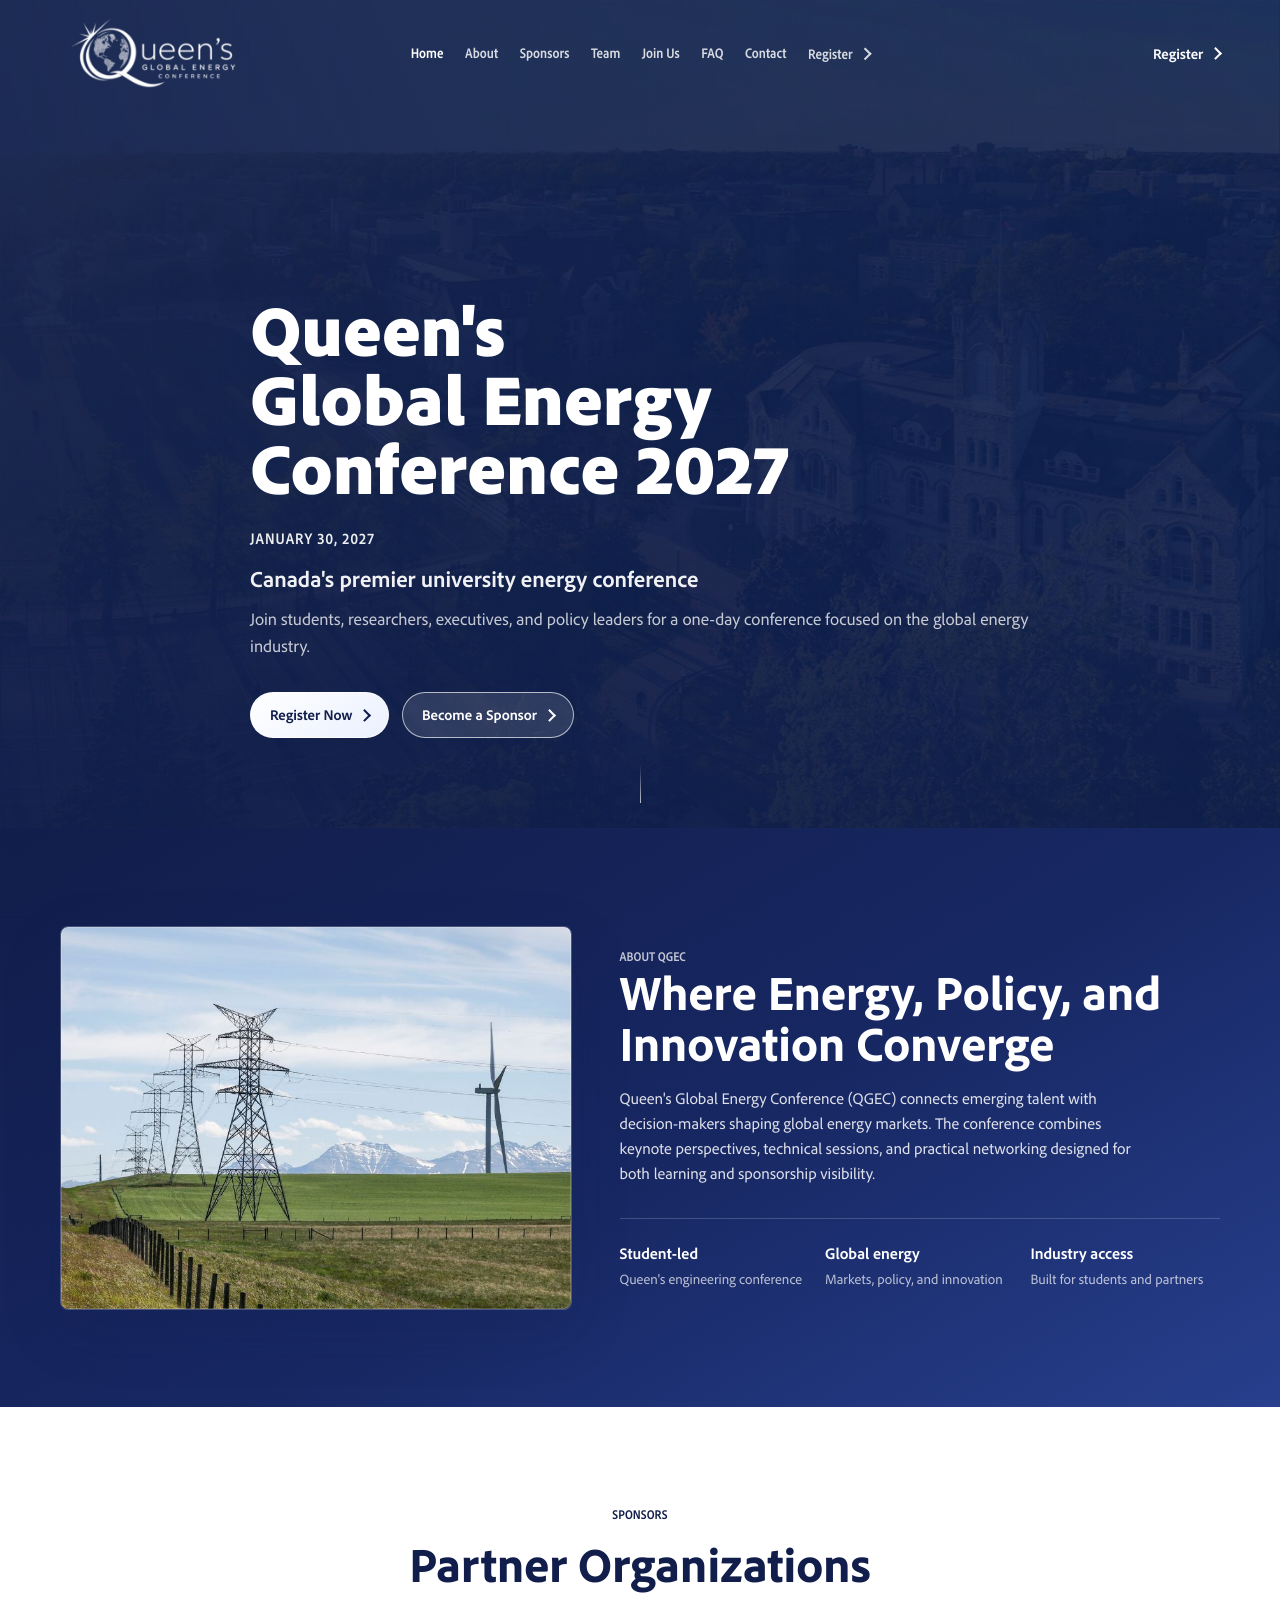
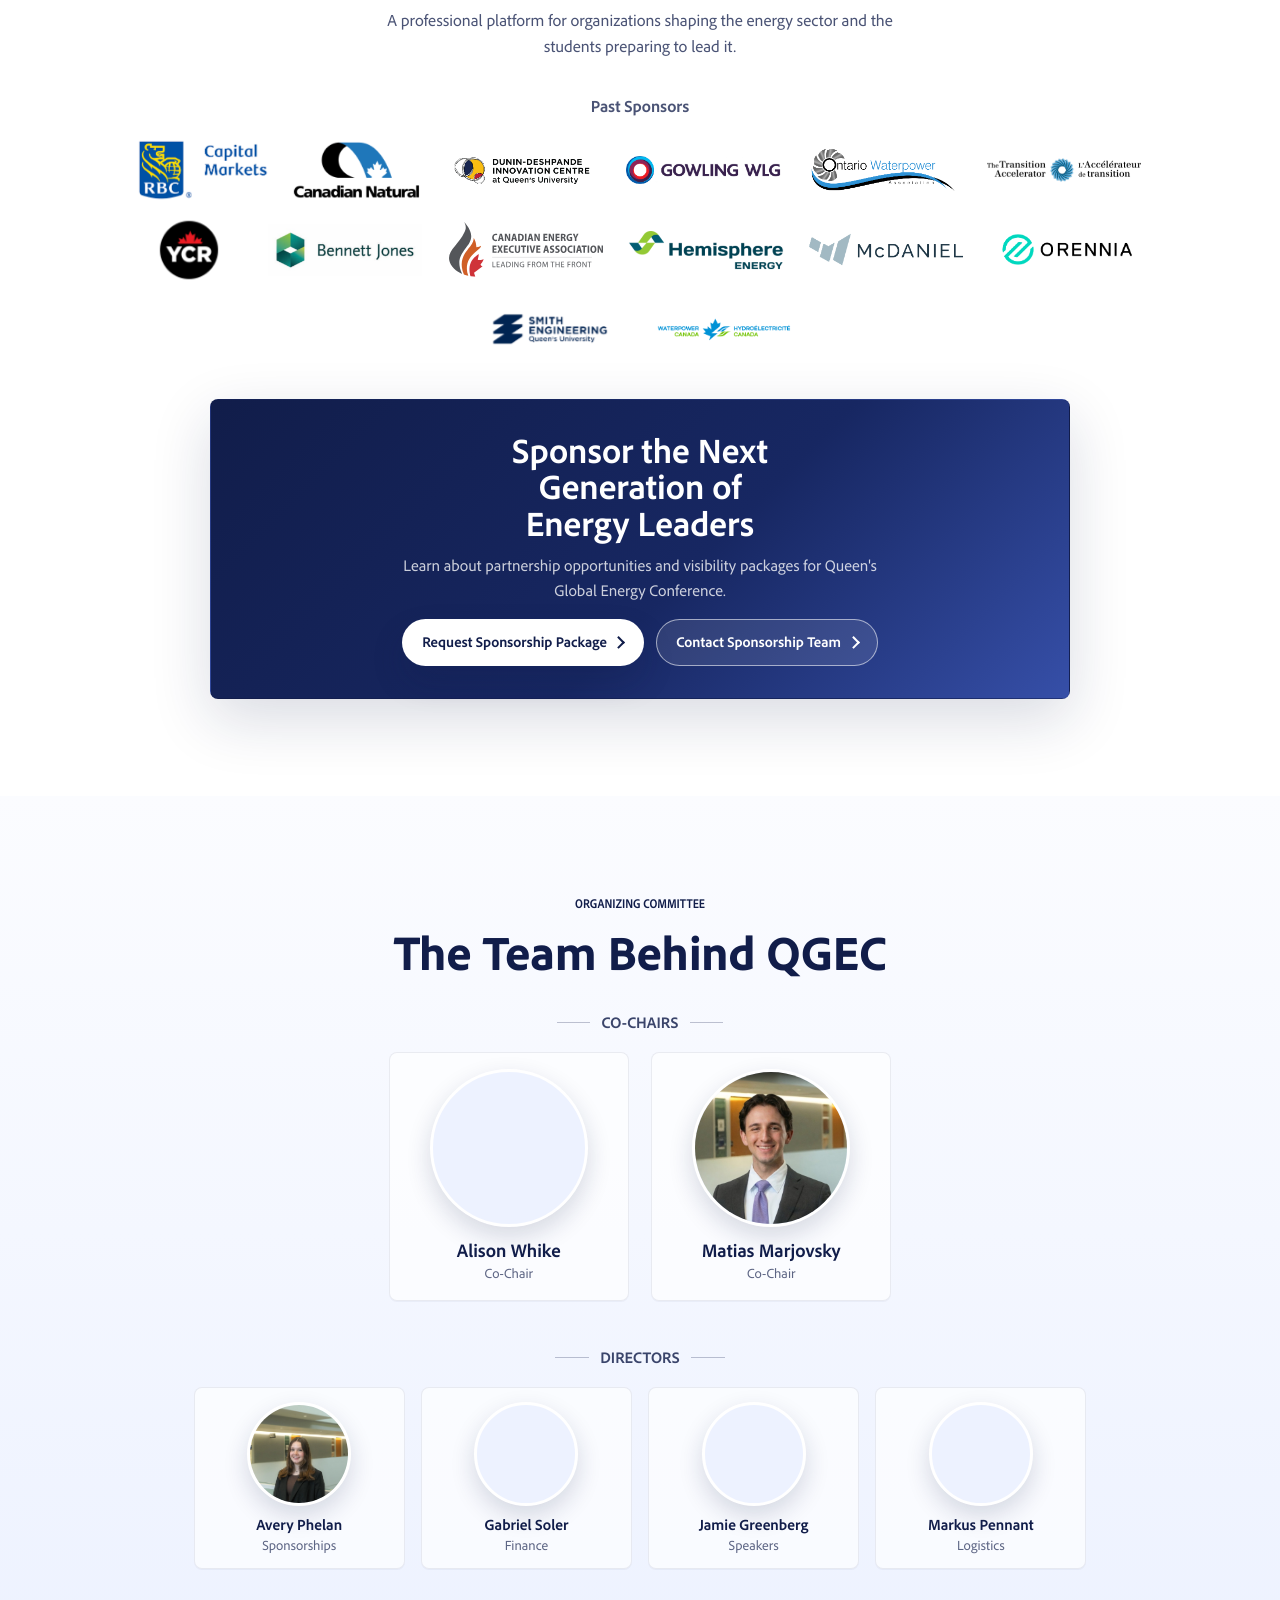
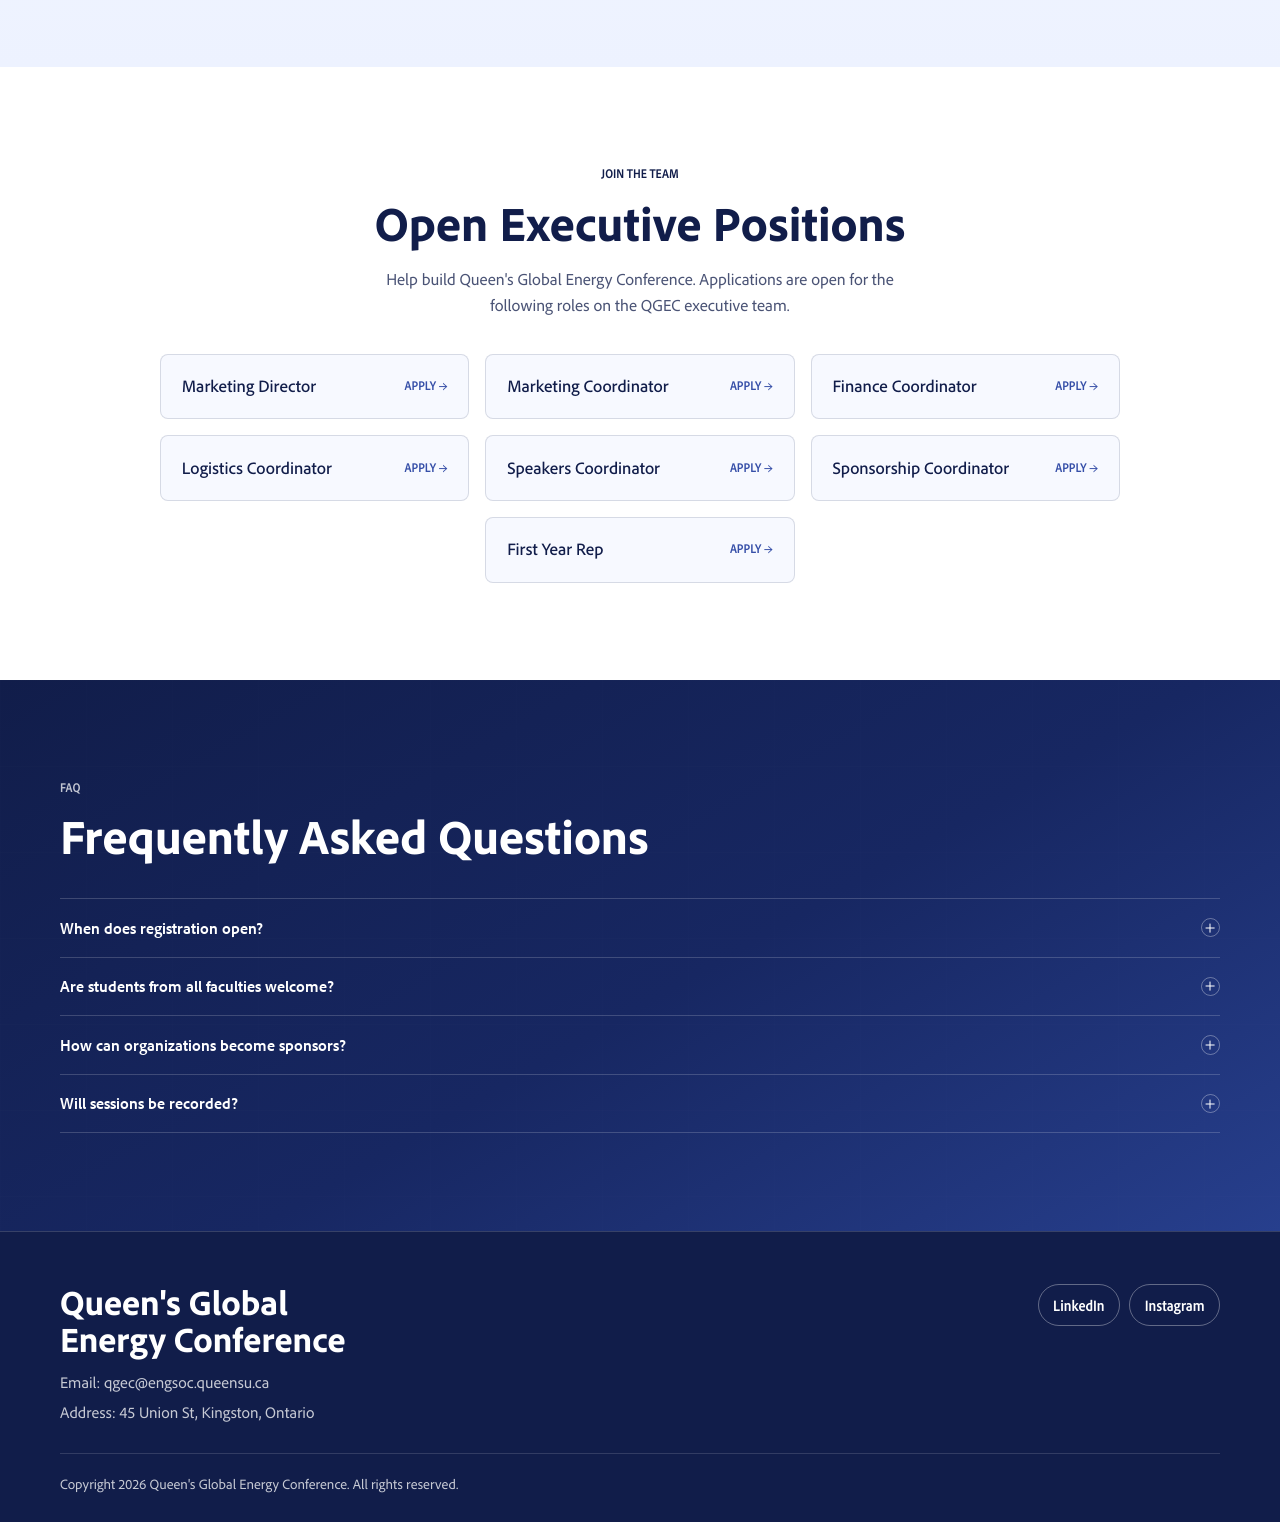
<file: index.html>
<!doctype html>
<html lang="en">
  <head>
    <meta charset="UTF-8" />
    <meta name="viewport" content="width=device-width, initial-scale=1.0" />
    <meta
      name="description"
      content="Queen's Global Energy Conference website with conference details, speakers, agenda, and registration information."
    />
    <title>Queen's Global Energy Conference</title>
    <link rel="preload" href="images/hero-image-opt.jpg" as="image" type="image/jpeg" />
    <link rel="stylesheet" href="styles.css" />
    <!-- <link rel="icon" type="image/x-icon" href="/images/favicon.ico"> -->
  </head>
  <body>
    <a class="skip-link" href="#main-content">Skip to main content</a>

    <header class="site-header" id="top">
      <div class="container header-inner">
        <a class="brand" href="#home" aria-label="Queen's Global Energy Conference home">
          <img class="brand-logo" src="qgec-blue.svg" alt="Queen's Global Energy Conference" />
        </a>

        <button
          class="menu-toggle"
          id="menu-toggle"
          type="button"
          aria-expanded="false"
          aria-controls="site-nav"
          aria-label="Toggle navigation"
        >
          <span></span>
          <span></span>
          <span></span>
        </button>

        <nav class="site-nav" id="site-nav" aria-label="Primary">
          <a href="#home">Home</a>
          <a href="#about">About</a>
          <!-- <a href="#speakers">Speakers</a> -->
          <!-- <a href="#agenda">Agenda</a> -->
          <a href="#sponsors">Sponsors</a>
          <a href="#team">Team</a>
          <a href="#join">Join Us</a>
          <a href="#faq">FAQ</a>
          <a href="#contact">Contact</a>
          <a id="header-register-link" class="button button-solid register-inline" href="#">Register</a>
        </nav>

        <a id="header-register-cta" class="button button-solid register-desktop" href="#">Register</a>
      </div>
    </header>

    <main id="main-content">
      <section id="home" class="hero observe">
        <div class="hero-media" id="hero-media" aria-hidden="true"></div>
        <div class="hero-overlay" aria-hidden="true"></div>
        <div class="container hero-content">
          <h1 id="hero-title">
            <span class="hero-title-line hero-title-line-1">Queen's</span>
            <span class="hero-title-line hero-title-line-2">Global Energy</span>
            <span class="hero-title-line hero-title-line-3">Conference 2027</span>
          </h1>
          <p id="hero-date" class="hero-date">January 30, 2027</p>
          <p id="hero-tagline" class="hero-tagline">A premier student-led gathering for the future of global energy.</p>
          <p id="hero-description" class="hero-description">
            Engage with leaders, policy makers, and innovators shaping the energy transition.
          </p>
          <div class="hero-actions">
            <a id="hero-register-link" class="button button-solid" href="#">Register Now</a>
            <a id="hero-sponsor-link" class="button button-outline" href="#">Become a Sponsor</a>
          </div>
        </div>
        <a class="scroll-cue" href="#about" aria-label="Scroll to about section">
          <span></span>
        </a>
      </section>

      <section id="about" class="section section-dark observe">
        <div class="container about-layout">
          <div class="about-image-wrap">
            <img
              id="about-image"
              class="about-image"
              src="images/backroundsvgs/about-placeholder.svg"
              alt="Conference audience placeholder"
              loading="lazy"
            />
          </div>
          <div class="about-copy">
            <p class="eyebrow">About QGEC</p>
            <h2 class="section-title">Where Energy, Policy, and Innovation Converge</h2>
            <p id="about-description"></p>
            <div id="about-highlights" class="about-highlights" aria-label="Conference highlights"></div>
          </div>
        </div>
      </section>


<!---  Removed for now: 
      <section id="themes" class="section section-light observe">
        <div class="container">
          <p class="eyebrow">Conference Themes</p>
          <h2 class="section-title">Core Tracks</h2>
          <div id="themes-grid" class="themes-grid"></div>
        </div>
      </section>

      <section id="speakers" class="section section-dark observe">
        <div class="container">
          <p class="eyebrow">Featured Speakers</p>
          <h2 class="section-title">Leaders and Practitioners</h2>
          <div id="speakers-grid" class="speakers-grid"></div>
        </div>
      </section>

    -->

      <section id="sponsors" class="section section-light-plain observe">
        <div class="container sponsors-showcase">
          <div class="section-heading section-heading-centered">
            <p class="eyebrow">Sponsors</p>
            <h2 class="section-title">Partner Organizations</h2>
            <p class="section-lead">
              A professional platform for organizations shaping the energy sector and the students preparing to lead it.
            </p>
          </div>
          <p class="sponsors-kicker">Past Sponsors</p>
          <div id="past-sponsors-banner" class="sponsor-banner" aria-label="Past sponsor logos"></div>

          <aside class="sponsor-callout" aria-label="Sponsorship call to action">
            <h3>Sponsor the Next Generation of Energy Leaders</h3>
            <p>
              Learn about partnership opportunities and visibility packages for Queen's Global Energy Conference.
            </p>
            <div class="sponsor-actions">
              <a
                id="prospectus-link"
                class="button button-solid"
                href="mailto:qgec@engsoc.queensu.ca?subject=Sponsorship%20Package%20Request"
                >Request Sponsorship Package</a
              >
              <a id="sponsor-link" class="button button-outline" href="#">Contact Sponsorship Team</a>
            </div>
          </aside>
        </div>
      </section>

      <!---
      <section id="agenda" class="section section-light observe">
        <div class="container">
          <p class="eyebrow">Agenda</p>
          <h2 class="section-title">One-Day Program (9:00 AM - 5:00 PM)</h2>
          <ul id="agenda-list" class="agenda-list" aria-live="polite"></ul>
        </div>
      </section>

      <section id="venue" class="section section-light-plain observe">
        <div class="container venue-layout">
          <div class="venue-copy">
            <p class="eyebrow">Venue and Travel</p>
            <h2 class="section-title" id="venue-name">TBD Venue</h2>
            <p id="venue-address">TBD Address</p>
            <p id="venue-notes"></p>
          </div>
          <div id="venue-map" class="venue-map" aria-label="Venue map section"></div>
        </div>
      </section>

    -->
      <section id="team" class="section section-light-soft observe">
        <div class="container team-tree">
          <div class="section-heading section-heading-centered">
            <p class="eyebrow">Organizing Committee</p>
            <h2 class="section-title">The Team Behind QGEC</h2>
          </div>

          <div class="team-tree-level team-level-cochairs">
            <h3 class="team-subtitle">Co-Chairs</h3>
            <div id="cochairs-grid" class="cochairs-grid team-tree-grid"></div>
          </div>

          <div class="team-tree-level team-level-directors">
            <h3 class="team-subtitle">Directors</h3>
            <div id="directors-grid" class="directors-grid team-tree-grid"></div>
          </div>
        </div>
      </section>

      <section id="join" class="section section-light-plain observe">
        <div class="container">
          <div class="section-heading section-heading-centered">
            <p class="eyebrow">Join the Team</p>
            <h2 class="section-title">Open Executive Positions</h2>
            <p class="section-lead">
              Help build Queen's Global Energy Conference. Applications are open for the following roles on the QGEC executive team.
            </p>
          </div>
          <ul class="positions-grid">
            <li>
              <a class="position-card" href="https://apply.clikk.ca/engsoc/jobs/adb8fc15-8044-4f74-a76a-81bb288b071a" target="_blank" rel="noopener noreferrer">
                <span class="position-title">Marketing Director</span>
                <span class="position-apply">Apply <span aria-hidden="true">&rarr;</span></span>
              </a>
            </li>
            <li>
              <a class="position-card" href="https://apply.clikk.ca/engsoc/jobs/c78a3d37-0411-409d-9a78-90740a34bcab" target="_blank" rel="noopener noreferrer">
                <span class="position-title">Marketing Coordinator</span>
                <span class="position-apply">Apply <span aria-hidden="true">&rarr;</span></span>
              </a>
            </li>
            <li>
              <a class="position-card" href="https://apply.clikk.ca/engsoc/jobs/b294f956-264a-4e07-9902-738deb15eb48" target="_blank" rel="noopener noreferrer">
                <span class="position-title">Finance Coordinator</span>
                <span class="position-apply">Apply <span aria-hidden="true">&rarr;</span></span>
              </a>
            </li>
            <li>
              <a class="position-card" href="https://apply.clikk.ca/engsoc/jobs/d3daa7d3-679b-4251-be59-6fb5fc9f8d44" target="_blank" rel="noopener noreferrer">
                <span class="position-title">Logistics Coordinator</span>
                <span class="position-apply">Apply <span aria-hidden="true">&rarr;</span></span>
              </a>
            </li>
            <li>
              <a class="position-card" href="https://apply.clikk.ca/engsoc/jobs/558fe6b7-4a49-4a55-a13b-920d16ec38a9" target="_blank" rel="noopener noreferrer">
                <span class="position-title">Speakers Coordinator</span>
                <span class="position-apply">Apply <span aria-hidden="true">&rarr;</span></span>
              </a>
            </li>
            <li>
              <a class="position-card" href="https://apply.clikk.ca/engsoc/jobs/c87ad1a8-c85e-452f-8718-9c7292b36bee" target="_blank" rel="noopener noreferrer">
                <span class="position-title">Sponsorship Coordinator</span>
                <span class="position-apply">Apply <span aria-hidden="true">&rarr;</span></span>
              </a>
            </li>
            <li>
              <a class="position-card" href="https://apply.clikk.ca/engsoc/jobs/c7292175-f7c5-452e-8f14-b00725a2207d" target="_blank" rel="noopener noreferrer">
                <span class="position-title">First Year Rep</span>
                <span class="position-apply">Apply <span aria-hidden="true">&rarr;</span></span>
              </a>
            </li>
          </ul>
        </div>
      </section>

      <section id="faq" class="section section-dark observe">
        <div class="container">
          <div class="section-heading">
            <p class="eyebrow">FAQ</p>
            <h2 class="section-title">Frequently Asked Questions</h2>
          </div>
          <div id="faq-list" class="faq-list"></div>
        </div>
      </section>
    </main>

    <footer id="contact" class="site-footer observe">
      <div class="container footer-grid">
        <div>
         <!--<p class="eyebrow footer-eyebrow">Contact</p>-->
          <h2 class="footer-brand">Queen's Global Energy Conference</h2>
          <p id="contact-email">Email: TBD</p>
          <p id="contact-address">Address: TBD</p>
        </div>
        <div>
       <!--   <p class="eyebrow footer-eyebrow">Connect</p> -->
          <div id="social-links" class="social-links"></div>
        </div>
      </div>
      <div class="container footer-bottom">
        <p id="footer-copyright"></p>
      </div>
    </footer>

    <script src="script.js"></script>
  </body>
</html>
</file>
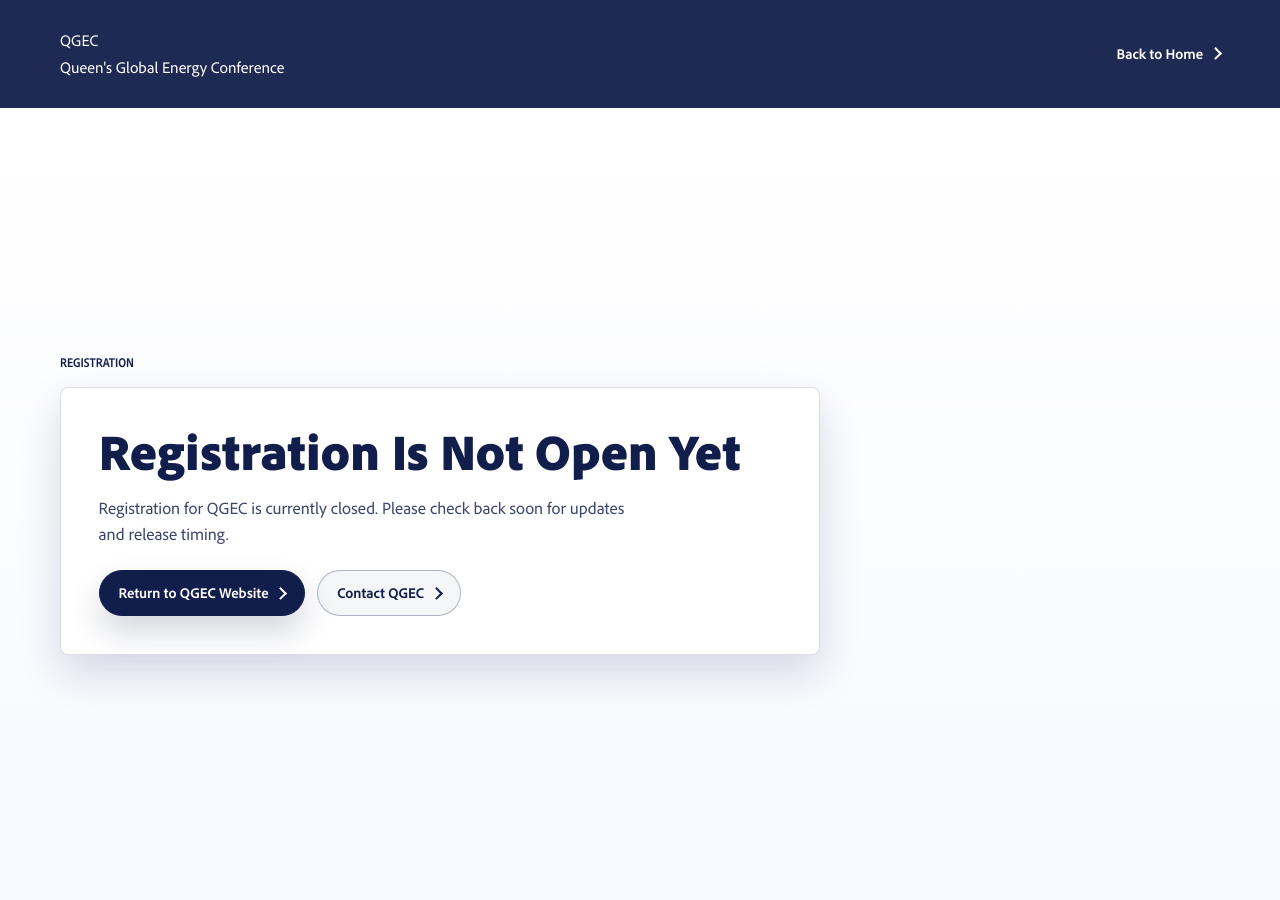
<file: registration.html>
<!doctype html>
<html lang="en">
  <head>
    <meta charset="UTF-8" />
    <meta name="viewport" content="width=device-width, initial-scale=1.0" />
    <meta
      name="description"
      content="Registration status page for Queen's Global Energy Conference."
    />
    <title>Registration | Queen's Global Energy Conference</title>
    <link rel="stylesheet" href="styles.css" />
  </head>
  <body class="info-page">
    <a class="skip-link" href="#main-content">Skip to main content</a>

    <header class="site-header" id="top">
      <div class="container header-inner">
        <a class="brand" href="index.html#home" aria-label="Queen's Global Energy Conference home">
          <span class="brand-mark">QGEC</span>
          <span class="brand-subtitle">Queen's Global Energy Conference</span>
        </a>
        <a class="button button-solid" href="index.html#home">Back to Home</a>
      </div>
    </header>

    <main id="main-content">
      <section class="section section-light info-hero">
        <div class="container">
          <p class="eyebrow">Registration</p>
          <div class="info-panel">
            <h1 class="info-title">Registration Is Not Open Yet</h1>
            <p class="info-copy">
              Registration for QGEC is currently closed. Please check back soon for updates and release timing.
            </p>
            <div class="info-actions">
              <a class="button button-solid" href="index.html#home">Return to QGEC Website</a>
              <a class="button button-outline" href="mailto:qgec@engsoc.queensu.ca">Contact QGEC</a>
            </div>
          </div>
        </div>
      </section>
    </main>
  </body>
</html>
</file>
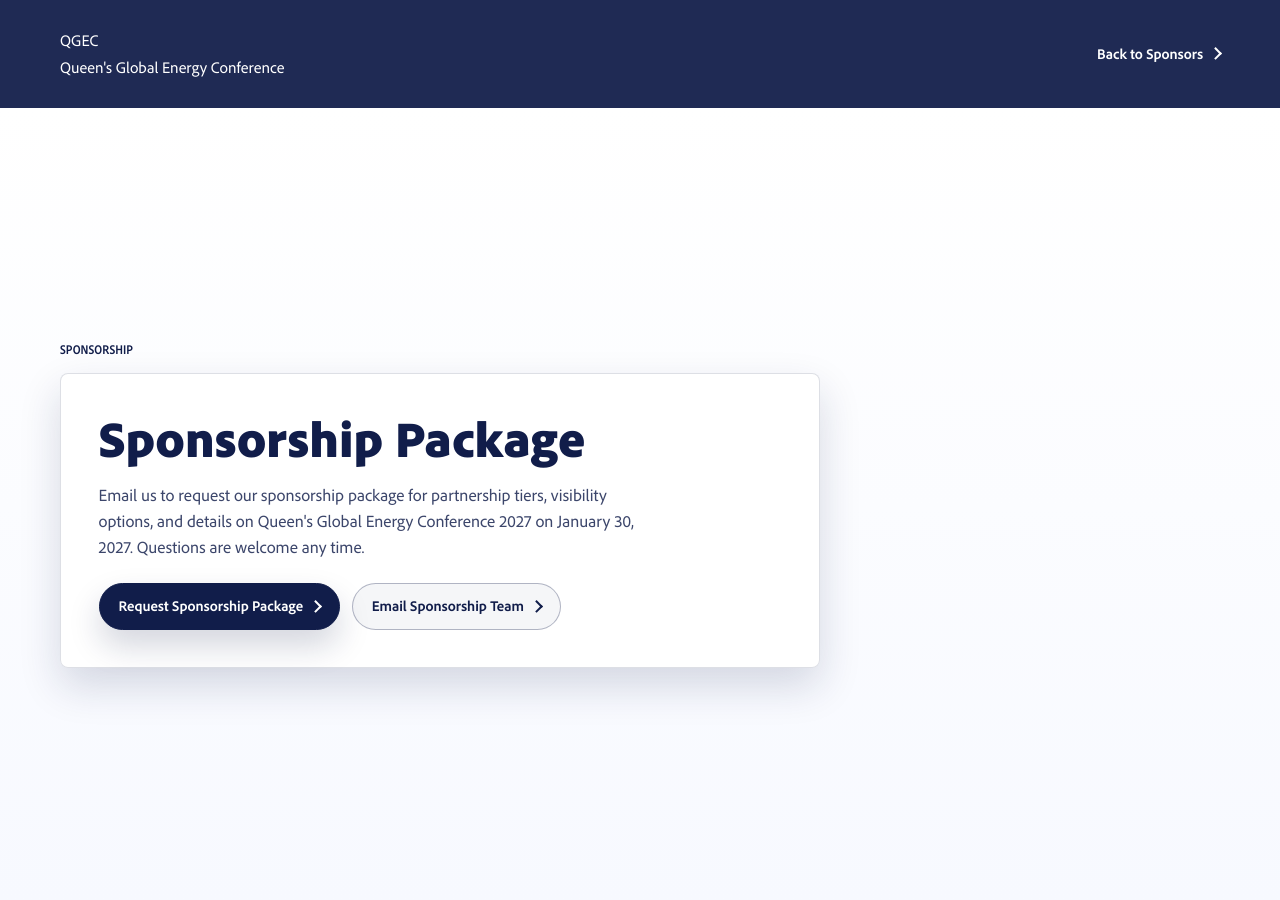
<file: sponsorship-package.html>
<!doctype html>
<html lang="en">
  <head>
    <meta charset="UTF-8" />
    <meta name="viewport" content="width=device-width, initial-scale=1.0" />
    <meta
      name="description"
      content="Sponsorship package status page for Queen's Global Energy Conference."
    />
    <title>Sponsorship Package | Queen's Global Energy Conference</title>
    <link rel="stylesheet" href="styles.css" />
  </head>
  <body class="info-page">
    <a class="skip-link" href="#main-content">Skip to main content</a>

    <header class="site-header" id="top">
      <div class="container header-inner">
        <a class="brand" href="index.html#home" aria-label="Queen's Global Energy Conference home">
          <span class="brand-mark">QGEC</span>
          <span class="brand-subtitle">Queen's Global Energy Conference</span>
        </a>
        <a class="button button-solid" href="index.html#sponsors">Back to Sponsors</a>
      </div>
    </header>

    <main id="main-content">
      <section class="section section-light info-hero">
        <div class="container">
          <p class="eyebrow">Sponsorship</p>
          <div class="info-panel">
            <h1 class="info-title">Sponsorship Package</h1>
            <p class="info-copy">
              Email us to request our sponsorship package for partnership tiers, visibility options, and details on Queen's Global
              Energy Conference 2027 on January 30, 2027. Questions are welcome any time.
            </p>
            <div class="info-actions">
              <a
                class="button button-solid"
                href="mailto:qgec@engsoc.queensu.ca?subject=Sponsorship%20Package%20Request"
                >Request Sponsorship Package</a
              >
              <a class="button button-outline" href="mailto:qgec@engsoc.queensu.ca">Email Sponsorship Team</a>
            </div>
          </div>
        </div>
      </section>
    </main>
  </body>
</html>
</file>
<file: styles.css>
@font-face {
  font-family: "Adobe Clean";
  src: url("Font/AdobeClean/_ttf/AdobeClean-Light.ttf") format("truetype");
  font-weight: 300;
  font-style: normal;
  font-display: swap;
}

@font-face {
  font-family: "Adobe Clean";
  src: url("Font/AdobeClean/_ttf/AdobeClean-LightIt.ttf") format("truetype");
  font-weight: 300;
  font-style: italic;
  font-display: swap;
}

@font-face {
  font-family: "Adobe Clean";
  src: url("Font/AdobeClean/_ttf/AdobeClean-Regular.ttf") format("truetype");
  font-weight: 400;
  font-style: normal;
  font-display: swap;
}

@font-face {
  font-family: "Adobe Clean";
  src: url("Font/AdobeClean/_ttf/AdobeClean-It.ttf") format("truetype");
  font-weight: 400;
  font-style: italic;
  font-display: swap;
}

@font-face {
  font-family: "Adobe Clean";
  src: url("Font/AdobeClean/AdobeClean-Medium.otf") format("opentype");
  font-weight: 500;
  font-style: normal;
  font-display: swap;
}

@font-face {
  font-family: "Adobe Clean";
  src: url("Font/AdobeClean/_ttf/AdobeClean-Bold.ttf") format("truetype");
  font-weight: 700;
  font-style: normal;
  font-display: swap;
}

@font-face {
  font-family: "Adobe Clean";
  src: url("Font/AdobeClean/_ttf/AdobeClean-BoldIt.ttf") format("truetype");
  font-weight: 700;
  font-style: italic;
  font-display: swap;
}

@font-face {
  font-family: "Adobe Clean";
  src: url("Font/AdobeClean/_ttf/AdobeClean-ExtraBold.ttf") format("truetype");
  font-weight: 800;
  font-style: normal;
  font-display: swap;
}

@font-face {
  font-family: "Adobe Clean";
  src: url("Font/AdobeClean/_ttf/AdobeClean-ExtraBoldIt.ttf") format("truetype");
  font-weight: 800;
  font-style: italic;
  font-display: swap;
}

@font-face {
  font-family: "Adobe Clean";
  src: url("Font/AdobeClean/_ttf/AdobeClean-Black.ttf") format("truetype");
  font-weight: 900;
  font-style: normal;
  font-display: swap;
}

@font-face {
  font-family: "Adobe Clean";
  src: url("Font/AdobeClean/_ttf/AdobeClean-BlackIt.ttf") format("truetype");
  font-weight: 900;
  font-style: italic;
  font-display: swap;
}

@font-face {
  font-family: "Adobe Clean Condensed";
  src: url("Font/AdobeClean/_ttf/AdobeClean-Cond.ttf") format("truetype");
  font-weight: 400;
  font-style: normal;
  font-display: swap;
}

@font-face {
  font-family: "Adobe Clean Condensed";
  src: url("Font/AdobeClean/_ttf/AdobeClean-CondIt.ttf") format("truetype");
  font-weight: 400;
  font-style: italic;
  font-display: swap;
}

@font-face {
  font-family: "Adobe Clean Condensed";
  src: url("Font/AdobeClean/_ttf/AdobeClean-BoldCond.ttf") format("truetype");
  font-weight: 700;
  font-style: normal;
  font-display: swap;
}

@font-face {
  font-family: "Adobe Clean Condensed";
  src: url("Font/AdobeClean/_ttf/AdobeClean-BoldCondIt.ttf") format("truetype");
  font-weight: 700;
  font-style: italic;
  font-display: swap;
}

:root {
  --font-body: "Adobe Clean", "Segoe UI", sans-serif;
  --font-display: "Adobe Clean", "Segoe UI", sans-serif;
  --font-condensed: "Adobe Clean Condensed", "Adobe Clean", "Segoe UI", sans-serif;
  --navy-950: #111d4a;
  --navy-900: #172762;
  --navy-800: #364fa8;
  --navy-650: #6f87ee;
  --navy-500: #9cb4ff;
  --navy-rgb: 17, 29, 74;
  --blue-rgb: 111, 135, 238;
  --white: #ffffff;
  --surface: #f7f9ff;
  --surface-strong: #edf2ff;
  --line: rgba(var(--navy-rgb), 0.14);
  --container: min(1160px, calc(100% - 48px));
  --header-height: 108px;
  --radius-sm: 6px;
  --radius-md: 8px;
  --radius-lg: 8px;
  --shadow-soft: 0 20px 60px rgba(var(--navy-rgb), 0.16);
  --shadow-card: 0 18px 42px rgba(var(--navy-rgb), 0.16);
  --shadow-card-hover: 0 26px 64px rgba(var(--navy-rgb), 0.2);
  --ease-out: 280ms cubic-bezier(0.2, 0.8, 0.2, 1);
  --ease-smooth: 680ms cubic-bezier(0.16, 1, 0.3, 1);
}

* {
  box-sizing: border-box;
}

html {
  scroll-behavior: smooth;
  scroll-padding-top: 0;
}

body {
  margin: 0;
  font-family: var(--font-body);
  font-weight: 400;
  color: var(--navy-950);
  background: var(--white);
  line-height: 1.55;
  overflow-x: hidden;
  text-rendering: geometricPrecision;
}

body.nav-locked {
  overflow: hidden;
}

a {
  color: inherit;
  text-decoration: none;
}

button,
input,
textarea,
select {
  font: inherit;
}

:focus-visible {
  outline: 2px solid currentColor;
  outline-offset: 3px;
}

img {
  display: block;
  max-width: 100%;
}

.container {
  width: var(--container);
  margin: 0 auto;
}

.skip-link {
  position: fixed;
  left: 1rem;
  top: -200px;
  z-index: 1300;
  background: var(--white);
  color: var(--navy-950);
  border: 2px solid var(--navy-950);
  padding: 0.55rem 0.75rem;
  border-radius: var(--radius-sm);
}

.skip-link:focus {
  top: 1rem;
}

.site-header {
  position: absolute;
  inset: 0 0 auto;
  z-index: 1200;
  height: var(--header-height);
  color: var(--white);
  background: transparent;
  border-bottom: 0;
}

.site-header.nav-open,
.info-page .site-header {
  background: rgba(var(--navy-rgb), 0.94);
  border-bottom: 0;
  box-shadow: none;
}

.header-inner {
  height: 100%;
  position: relative;
  display: flex;
  align-items: center;
  justify-content: space-between;
  gap: 1rem;
}

.brand {
  display: grid;
  gap: 0.1rem;
  color: var(--white);
  min-width: max-content;
}

.brand-logo {
  display: block;
  height: 96px;
  width: auto;
  max-width: 360px;
  object-fit: contain;
  filter: brightness(0) invert(1);
}

.site-nav {
  position: absolute;
  left: 50%;
  top: 50%;
  transform: translate(-50%, -50%);
  display: flex;
  align-items: center;
  gap: 1.35rem;
  padding: 0;
  border: 0;
  border-radius: 0;
  background: transparent;
  box-shadow: none;
}

.site-nav a {
  position: relative;
  display: inline-flex;
  align-items: center;
  justify-content: center;
  min-height: auto;
  padding: 0.2rem 0;
  border-radius: 0;
  color: var(--white);
  font-family: var(--font-condensed);
  font-size: 0.92rem;
  font-weight: 700;
  letter-spacing: 0;
  opacity: 0.82;
  background: transparent;
  box-shadow: none;
  transition:
    opacity var(--ease-out),
    color var(--ease-out);
}

.site-nav a:hover,
.site-nav a:focus-visible,
.site-nav a.is-active {
  opacity: 1;
  background: transparent;
}

.button {
  position: relative;
  display: inline-flex;
  align-items: center;
  justify-content: center;
  gap: 0.48rem;
  min-height: 2.9rem;
  padding: 0.78rem 1.18rem;
  border: 1px solid transparent;
  border-radius: 999px;
  font-family: var(--font-body);
  font-size: 0.92rem;
  font-weight: 700;
  letter-spacing: 0;
  line-height: 1.1;
  cursor: pointer;
  transition:
    transform var(--ease-out),
    background var(--ease-out),
    color var(--ease-out),
    border-color var(--ease-out),
    box-shadow var(--ease-out);
}

.button[href]::after {
  content: "";
  width: 0.45rem;
  height: 0.45rem;
  border-top: 2px solid currentColor;
  border-right: 2px solid currentColor;
  transform: rotate(45deg);
  transition: transform var(--ease-out);
}

.button:hover,
.button:focus-visible {
  transform: translateY(-2px);
}

.button:hover::after,
.button:focus-visible::after {
  transform: translateX(2px) rotate(45deg);
}

.button-solid {
  background: var(--navy-950);
  color: var(--white);
  border-color: var(--navy-950);
  box-shadow: 0 16px 32px rgba(var(--navy-rgb), 0.18);
}

.button-solid:hover,
.button-solid:focus-visible {
  background: var(--navy-800);
  border-color: var(--navy-800);
}

.button-outline {
  border-color: rgba(var(--navy-rgb), 0.3);
  color: var(--navy-950);
  background: rgba(var(--navy-rgb), 0.04);
}

.button-outline:hover,
.button-outline:focus-visible {
  background: rgba(var(--navy-rgb), 0.1);
  border-color: rgba(var(--navy-rgb), 0.42);
}

.hero .button-solid {
  background: linear-gradient(145deg, #ffffff, #eaf0ff);
  color: var(--navy-950);
  border-color: rgba(255, 255, 255, 0.88);
  box-shadow: 0 18px 40px rgba(var(--navy-rgb), 0.34);
}

.hero .button-solid:hover,
.hero .button-solid:focus-visible {
  background: var(--white);
}

.site-header .button-solid {
  min-height: auto;
  padding: 0.2rem 0;
  border: 0;
  border-radius: 0;
  background: transparent;
  color: var(--white);
  box-shadow: none;
}

.site-header .button-solid:hover,
.site-header .button-solid:focus-visible {
  background: transparent;
}

.site-header .button:hover,
.site-header .button:focus-visible {
  transform: none;
}

.hero .button-outline,
.section-dark .button-outline,
.site-footer .button-outline {
  color: var(--white);
  border-color: rgba(255, 255, 255, 0.66);
  background: rgba(255, 255, 255, 0.12);
}

.hero .button-outline:hover,
.hero .button-outline:focus-visible,
.section-dark .button-outline:hover,
.section-dark .button-outline:focus-visible,
.site-footer .button-outline:hover,
.site-footer .button-outline:focus-visible {
  background: rgba(255, 255, 255, 0.2);
  border-color: rgba(255, 255, 255, 0.88);
}

.register-inline,
.menu-toggle {
  display: none;
}

.menu-toggle {
  width: 42px;
  height: 42px;
  border: 1px solid rgba(255, 255, 255, 0.55);
  border-radius: 50%;
  background: rgba(255, 255, 255, 0.08);
  align-items: center;
  justify-content: center;
  flex-direction: column;
  gap: 4px;
  cursor: pointer;
  transition: background var(--ease-out), border-color var(--ease-out);
}

.menu-toggle:hover,
.menu-toggle:focus-visible {
  background: rgba(255, 255, 255, 0.16);
  border-color: rgba(255, 255, 255, 0.84);
}

.menu-toggle span {
  width: 17px;
  height: 2px;
  background: var(--white);
  border-radius: 999px;
  transition: transform var(--ease-out), opacity var(--ease-out);
}

.site-header.nav-open .menu-toggle span:nth-child(1) {
  transform: translateY(6px) rotate(45deg);
}

.site-header.nav-open .menu-toggle span:nth-child(2) {
  opacity: 0;
}

.site-header.nav-open .menu-toggle span:nth-child(3) {
  transform: translateY(-6px) rotate(-45deg);
}

.hero {
  position: relative;
  min-height: 92svh;
  display: grid;
  align-items: end;
  overflow: hidden;
  isolation: isolate;
  background: var(--navy-950);
}

.hero-media,
.hero-overlay {
  position: absolute;
  inset: 0;
}

.hero-media {
  z-index: -3;
  background-image: url("images/hero-image-opt.jpg");
  background-repeat: no-repeat;
  background-size: cover;
  background-position: center center;
  opacity: 1;
  transform: translate3d(0, 0, 0);
}

.hero-overlay {
  z-index: -2;
  background:
    linear-gradient(90deg, rgba(var(--navy-rgb), 0.46) 0%, rgba(var(--navy-rgb), 0.25) 44%, rgba(var(--navy-rgb), 0.08) 100%),
    linear-gradient(180deg, rgba(var(--navy-rgb), 0.02), rgba(var(--navy-rgb), 0.22));
}

.hero::before {
  content: "";
  position: absolute;
  inset: 0;
  z-index: -1;
  background-image: linear-gradient(90deg, rgba(255, 255, 255, 0.035) 1px, transparent 1px);
  background-size: 72px 72px;
  opacity: 0.1;
  pointer-events: none;
}

.hero::after {
  content: "";
  position: absolute;
  left: 0;
  right: 0;
  bottom: 0;
  z-index: -1;
  height: 22vh;
  background: linear-gradient(180deg, transparent, rgba(var(--navy-rgb), 0.14));
  pointer-events: none;
}

.hero-content {
  position: relative;
  color: var(--white);
  max-width: 780px;
  padding: 9.6rem 0 5.6rem;
}

.eyebrow {
  margin: 0 0 0.8rem;
  font-family: var(--font-condensed);
  font-size: 0.84rem;
  font-weight: 700;
  letter-spacing: 0;
  text-transform: uppercase;
}

h1,
h2,
h3,
h4 {
  margin: 0;
  font-family: var(--font-display);
  letter-spacing: 0;
}

h1,
h2,
h3 {
  line-height: 1.04;
}

h1 {
  margin-bottom: 1.1rem;
  font-size: 4.55rem;
  font-weight: 900;
}

#hero-title {
  display: grid;
  gap: 0.04rem;
  max-width: 52rem;
  margin-bottom: 1.45rem;
  font-size: 4.55rem;
  font-weight: 900;
  line-height: 0.94;
}

.hero-title-line {
  display: block;
  white-space: nowrap;
}

.hero-title-line-1 {
  font-size: 1em;
}

.hero-title-line-2 {
  font-size: 1em;
}

.hero-title-line-3 {
  font-size: 1em;
}

h2 {
  font-size: 3.05rem;
  font-weight: 800;
}

h3 {
  font-size: 1.38rem;
  font-weight: 700;
}

h4 {
  font-size: 1rem;
  font-weight: 700;
}

.hero-date {
  margin: 0 0 0.9rem;
  color: rgba(255, 255, 255, 0.92);
  font-family: var(--font-condensed);
  font-size: 1.02rem;
  font-weight: 700;
  letter-spacing: 0.06em;
  text-transform: uppercase;
}

.hero-tagline {
  max-width: 38rem;
  margin: 0;
  color: rgba(255, 255, 255, 0.94);
  font-size: 1.42rem;
  font-weight: 700;
  line-height: 1.35;
}

.hero-description {
  max-width: 50rem;
  margin: 0.72rem 0 0;
  color: rgba(255, 255, 255, 0.76);
  font-size: 1.08rem;
}

.hero-actions {
  display: flex;
  flex-wrap: wrap;
  gap: 0.8rem;
  margin-top: 2rem;
}

.scroll-cue {
  position: absolute;
  left: 50%;
  bottom: 1.25rem;
  z-index: 2;
  display: grid;
  place-items: center;
  width: 2rem;
  height: 3rem;
  transform: translateX(-50%);
  color: var(--white);
  opacity: 0.72;
  transition: opacity var(--ease-out), transform var(--ease-out);
}

.scroll-cue:hover,
.scroll-cue:focus-visible {
  opacity: 1;
  transform: translate(-50%, 3px);
}

.scroll-cue span {
  width: 1px;
  height: 2.4rem;
  background: linear-gradient(180deg, rgba(255, 255, 255, 0), var(--white));
}

.section {
  padding: 6.1rem 0;
  position: relative;
}

.section-title {
  margin-bottom: 1.1rem;
}

.section-heading {
  max-width: 760px;
  margin-bottom: 2.25rem;
}

.section-heading-centered {
  margin-inline: auto;
  text-align: center;
}

.section-lead {
  max-width: 58ch;
  margin: 0 auto;
  color: rgba(var(--navy-rgb), 0.76);
  font-size: 1.04rem;
}

.section-dark {
  color: var(--white);
  background:
    linear-gradient(150deg, var(--navy-950) 0%, var(--navy-900) 54%, #273f8d 100%);
}

.section-dark::before {
  content: "";
  position: absolute;
  inset: 0;
  background-image:
    linear-gradient(rgba(255, 255, 255, 0.04) 1px, transparent 1px),
    linear-gradient(90deg, rgba(255, 255, 255, 0.035) 1px, transparent 1px);
  background-size: 86px 86px;
  opacity: 0.22;
  pointer-events: none;
}

.section-dark > .container {
  position: relative;
}

.section-dark .eyebrow,
.section-dark .section-lead {
  color: rgba(255, 255, 255, 0.74);
}

.section-light {
  background: linear-gradient(180deg, var(--white), var(--surface));
  color: var(--navy-950);
}

.section-light-plain {
  background: var(--white);
  color: var(--navy-950);
}

.section-light-soft {
  background: linear-gradient(180deg, #fbfcff 0%, var(--surface-strong) 100%);
  color: var(--navy-950);
}

.about-layout {
  display: grid;
  grid-template-columns: minmax(0, 0.92fr) minmax(0, 1.08fr);
  gap: 3rem;
  align-items: center;
}

.about-image-wrap {
  position: relative;
  overflow: hidden;
  border: 1px solid rgba(255, 255, 255, 0.22);
  border-radius: var(--radius-lg);
  box-shadow: var(--shadow-soft);
}

.about-image-wrap::after {
  content: "";
  position: absolute;
  inset: 0;
  border: 1px solid rgba(255, 255, 255, 0.18);
  border-radius: inherit;
  pointer-events: none;
}

.about-image {
  width: 100%;
  min-height: 360px;
  aspect-ratio: 4 / 3;
  object-fit: cover;
  transition: transform 900ms var(--ease-smooth);
}

.about-image-wrap:hover .about-image {
  transform: scale(1.035);
}

.about-copy p {
  max-width: 62ch;
  margin: 0;
  color: rgba(255, 255, 255, 0.86);
}

.about-highlights {
  display: grid;
  grid-template-columns: repeat(3, minmax(0, 1fr));
  gap: 1rem;
  margin-top: 2rem;
  padding-top: 1.4rem;
  border-top: 1px solid rgba(255, 255, 255, 0.18);
}

.about-highlight {
  display: grid;
  gap: 0.25rem;
}

.about-highlight strong {
  color: var(--white);
  font-size: 1rem;
}

.about-highlight span {
  color: rgba(255, 255, 255, 0.7);
  font-size: 0.88rem;
  line-height: 1.35;
}

.themes-grid {
  display: grid;
  grid-template-columns: repeat(3, minmax(0, 1fr));
  gap: 1rem;
}

.theme-card {
  position: relative;
  min-height: 240px;
  overflow: hidden;
  isolation: isolate;
  border: 1px solid var(--line);
  border-radius: var(--radius-md);
  background: var(--navy-950);
  box-shadow: var(--shadow-card);
  transition: transform var(--ease-out), box-shadow var(--ease-out);
}

.theme-card img {
  position: absolute;
  inset: 0;
  width: 100%;
  height: 100%;
  object-fit: cover;
  filter: saturate(1.1) contrast(1.04);
}

.theme-card::after {
  content: "";
  position: absolute;
  inset: 0;
  background: linear-gradient(180deg, rgba(var(--navy-rgb), 0.08), rgba(var(--navy-rgb), 0.72));
}

.theme-card-content {
  position: absolute;
  inset: auto 0 0;
  z-index: 1;
  padding: 1.15rem;
  color: var(--white);
}

.theme-card h3 {
  margin-bottom: 0.42rem;
}

.theme-card p {
  margin: 0;
  color: rgba(255, 255, 255, 0.86);
  font-size: 0.92rem;
}

.theme-card:hover,
.theme-card:focus-within {
  transform: translateY(-5px);
  box-shadow: var(--shadow-card-hover);
}

.speakers-grid {
  display: grid;
  grid-template-columns: repeat(3, minmax(0, 1fr));
  gap: 2rem;
}

.speaker-card,
.team-person {
  text-align: center;
}

.speaker-card {
  display: flex;
  flex-direction: column;
  align-items: center;
}

.speaker-card img {
  width: 184px;
  aspect-ratio: 1 / 1;
  border-radius: 50%;
  object-fit: cover;
  box-shadow: var(--shadow-card);
  transition: transform var(--ease-out), box-shadow var(--ease-out);
}

.speaker-card:hover img,
.speaker-card:focus-within img {
  transform: translateY(-4px);
  box-shadow: var(--shadow-card-hover);
}

.speaker-copy {
  max-width: 28ch;
  padding-top: 0.9rem;
}

.speaker-name {
  font-size: 1.35rem;
}

.speaker-meta {
  margin: 0.35rem 0 0;
  color: rgba(255, 255, 255, 0.82);
  font-size: 0.93rem;
}

.team-tree {
  text-align: center;
}

.team-tree .section-title {
  margin-bottom: 0;
}

.team-tree-level {
  position: relative;
  display: grid;
  justify-items: center;
}

.team-tree-level + .team-tree-level {
  margin-top: 3rem;
}

.team-subtitle {
  display: inline-flex;
  align-items: center;
  gap: 0.7rem;
  margin: 0 0 1.3rem;
  color: rgba(var(--navy-rgb), 0.82);
  font-size: 1rem;
  text-transform: uppercase;
}

.team-subtitle::before,
.team-subtitle::after {
  content: "";
  width: 2.1rem;
  height: 1px;
  background: rgba(var(--navy-rgb), 0.26);
}

.cochairs-grid {
  display: flex;
  justify-content: center;
  gap: 1.4rem;
  width: min(720px, 100%);
}

.directors-grid {
  --directors-gap: 1rem;
  --directors-per-row: 5;
  display: flex;
  flex-wrap: wrap;
  justify-content: center;
  gap: var(--directors-gap);
  width: min(1120px, 100%);
}

/* Cards keep their five-across size, so any count stays centered in the row. */
.directors-grid > * {
  flex: 0 1
    calc((100% - (var(--directors-per-row) - 1) * var(--directors-gap)) / var(--directors-per-row));
}

.team-person {
  display: flex;
  flex-direction: column;
  align-items: center;
  min-width: 0;
  border: 1px solid rgba(var(--navy-rgb), 0.08);
  border-radius: var(--radius-md);
  background: rgba(255, 255, 255, 0.64);
  box-shadow: 0 1px 0 rgba(var(--navy-rgb), 0.04);
  transition: transform var(--ease-out), box-shadow var(--ease-out), border-color var(--ease-out);
}

.team-person:hover,
.team-person:focus-within {
  transform: translateY(-5px);
  border-color: rgba(var(--navy-rgb), 0.16);
  box-shadow: var(--shadow-card);
}

.cochair-person {
  width: min(100%, 240px);
  padding: 1rem 0.9rem 1.05rem;
}

.director-person {
  width: 100%;
  padding: 0.88rem 0.62rem 0.82rem;
}

.team-photo {
  aspect-ratio: 1 / 1;
  border-radius: 50%;
  object-fit: cover;
  background: var(--surface-strong);
  border: 3px solid var(--white);
  box-shadow: 0 10px 24px rgba(var(--navy-rgb), 0.16);
  transition: transform var(--ease-out), box-shadow var(--ease-out);
}

.team-person:hover .team-photo {
  transform: scale(1.025);
  box-shadow: 0 18px 36px rgba(var(--navy-rgb), 0.2);
}

.team-photo-cochair {
  width: 158px;
  margin-bottom: 0.82rem;
}

.team-photo-director {
  width: 104px;
  margin-bottom: 0.62rem;
}

.team-name {
  max-width: 100%;
  margin: 0;
  color: var(--navy-950);
  font-weight: 700;
  line-height: 1.15;
  overflow-wrap: anywhere;
}

.cochair-person .team-name {
  font-size: 1.18rem;
}

.director-person .team-name {
  font-size: 0.96rem;
}

.team-role {
  margin: 0.25rem 0 0;
  color: rgba(var(--navy-rgb), 0.68);
  font-size: 0.86rem;
  line-height: 1.3;
}

.coordinator-row {
  display: grid;
  grid-template-columns: repeat(auto-fit, minmax(66px, 1fr));
  gap: 0.72rem;
  width: 100%;
}

.coordinator-person {
  width: 100%;
  max-width: 72px;
  justify-self: center;
}

.team-photo-coordinator {
  width: 60px;
  margin-bottom: 0.32rem;
}

.coordinator-person .team-name {
  font-size: 0.68rem;
  line-height: 1.25;
}

.coordinator-person .team-role {
  margin-top: 0.08rem;
  font-size: 0.61rem;
  line-height: 1.25;
  opacity: 0.7;
}

.agenda-tabs {
  display: flex;
  flex-wrap: wrap;
  gap: 0.6rem;
  margin-bottom: 1.2rem;
}

.agenda-tab {
  border: 1px solid rgba(var(--navy-rgb), 0.22);
  border-radius: 999px;
  background: rgba(var(--navy-rgb), 0.02);
  color: var(--navy-950);
  padding: 0.55rem 1rem;
  font-weight: 600;
  cursor: pointer;
  transition: background var(--ease-out), color var(--ease-out), border-color var(--ease-out);
}

.agenda-tab[aria-selected="true"] {
  background: var(--navy-950);
  color: var(--white);
  border-color: var(--navy-950);
}

.agenda-list {
  display: grid;
  gap: 0;
  margin: 0;
  padding: 0;
  list-style: none;
  border-top: 1px solid var(--line);
}

.agenda-item {
  display: grid;
  grid-template-columns: 150px 1fr;
  gap: 1rem;
  padding: 1rem 0;
  border-bottom: 1px solid var(--line);
}

.agenda-time {
  margin: 0;
  font-family: var(--font-condensed);
  font-weight: 700;
}

.agenda-session {
  font-size: 1.2rem;
}

.agenda-details {
  margin: 0.28rem 0 0;
  color: rgba(var(--navy-rgb), 0.74);
  font-size: 0.92rem;
}

.sponsors-showcase {
  text-align: center;
}

.sponsors-kicker {
  margin: 0 0 1.1rem;
  color: rgba(var(--navy-rgb), 0.76);
  font-family: var(--font-display);
  font-size: 1.05rem;
  font-weight: 700;
}

.sponsor-banner {
  --logo-max-width: 154px;
  --logo-max-height: 58px;
  display: flex;
  flex-wrap: wrap;
  justify-content: center;
  align-items: center;
  gap: 1rem 1.25rem;
  width: min(1080px, 100%);
  margin: 0 auto;
}

.sponsor-banner-item {
  display: flex;
  flex: 0 1 auto;
  align-items: center;
  justify-content: center;
  min-width: 112px;
  min-height: 58px;
  padding: 0.18rem 0.2rem;
  opacity: 0.88;
  transition: opacity var(--ease-out), transform var(--ease-out);
}

.sponsor-banner-item:hover,
.sponsor-banner-item:focus-visible {
  opacity: 1;
  transform: translateY(-2px);
}

.sponsor-banner-item img {
  width: auto;
  height: auto;
  max-width: var(--logo-max-width);
  max-height: var(--logo-max-height);
  object-fit: contain;
}

.sponsor-callout {
  display: grid;
  justify-items: center;
  gap: 0.7rem;
  width: min(860px, 100%);
  margin: 2.35rem auto 0;
  padding: 2rem;
  color: var(--white);
  text-align: center;
  border: 1px solid rgba(var(--navy-rgb), 0.12);
  border-radius: var(--radius-lg);
  background:
    linear-gradient(135deg, var(--navy-950) 0%, var(--navy-900) 56%, var(--navy-800) 100%);
  box-shadow: var(--shadow-soft);
}

.sponsor-callout h3 {
  max-width: 16ch;
  font-size: 2.2rem;
}

.sponsor-callout p {
  max-width: 60ch;
  margin: 0;
  color: rgba(255, 255, 255, 0.78);
}

.sponsor-actions {
  display: flex;
  flex-wrap: wrap;
  justify-content: center;
  gap: 0.8rem;
  margin-top: 0.35rem;
}

.sponsor-callout .button-solid {
  background: var(--white);
  color: var(--navy-950);
  border-color: rgba(255, 255, 255, 0.88);
}

.sponsor-callout .button-solid:hover,
.sponsor-callout .button-solid:focus-visible {
  background: #eef3ff;
}

.sponsor-callout .button-outline {
  color: var(--white);
  border-color: rgba(255, 255, 255, 0.56);
  background: rgba(255, 255, 255, 0.1);
}

.positions-grid {
  display: flex;
  flex-wrap: wrap;
  justify-content: center;
  gap: 1rem;
  width: min(960px, 100%);
  margin: 0 auto;
  padding: 0;
  list-style: none;
}

.positions-grid > li {
  width: calc((100% - 2rem) / 3);
}

.position-card {
  display: flex;
  align-items: center;
  justify-content: space-between;
  gap: 1rem;
  height: 100%;
  padding: 1.15rem 1.3rem;
  color: var(--navy-950);
  text-decoration: none;
  border: 1px solid var(--line);
  border-radius: var(--radius-md);
  background: var(--surface);
  transition: transform var(--ease-out), box-shadow var(--ease-out), border-color var(--ease-out);
}

.position-card:hover,
.position-card:focus-visible {
  transform: translateY(-2px);
  border-color: rgba(var(--blue-rgb), 0.6);
  box-shadow: var(--shadow-card);
}

.position-title {
  font-size: 1.08rem;
  font-weight: 500;
}

.position-apply {
  flex-shrink: 0;
  font-family: var(--font-condensed);
  font-size: 0.84rem;
  font-weight: 700;
  text-transform: uppercase;
  color: var(--navy-800);
}

.venue-layout {
  display: grid;
  grid-template-columns: 1fr 1.2fr;
  gap: 1.2rem;
  align-items: stretch;
}

.venue-copy p {
  margin: 0 0 0.6rem;
}

.venue-map {
  min-height: 320px;
  overflow: hidden;
  border: 1px solid var(--line);
  border-radius: var(--radius-md);
  box-shadow: var(--shadow-card);
}

.venue-map iframe,
.venue-map img {
  width: 100%;
  height: 100%;
  border: 0;
  object-fit: cover;
}

.faq-list {
  display: grid;
  gap: 0;
  border-top: 1px solid rgba(255, 255, 255, 0.18);
}

.faq-item {
  border-bottom: 1px solid rgba(255, 255, 255, 0.18);
}

.faq-question {
  display: flex;
  width: 100%;
  align-items: center;
  justify-content: space-between;
  gap: 1rem;
  padding: 1.15rem 0;
  border: 0;
  background: transparent;
  color: var(--white);
  text-align: left;
  font-weight: 700;
  cursor: pointer;
}

.faq-question span:first-child {
  line-height: 1.3;
}

.faq-icon {
  position: relative;
  flex: 0 0 auto;
  width: 1.2rem;
  height: 1.2rem;
  border: 1px solid rgba(255, 255, 255, 0.34);
  border-radius: 50%;
}

.faq-icon::before,
.faq-icon::after {
  content: "";
  position: absolute;
  left: 50%;
  top: 50%;
  width: 0.55rem;
  height: 1px;
  background: currentColor;
  transform: translate(-50%, -50%);
  transition: transform var(--ease-out), opacity var(--ease-out);
}

.faq-icon::after {
  transform: translate(-50%, -50%) rotate(90deg);
}

.faq-question[aria-expanded="true"] .faq-icon::after {
  opacity: 0;
  transform: translate(-50%, -50%) rotate(0deg);
}

.faq-panel {
  max-height: 0;
  overflow: hidden;
  transition: max-height 360ms var(--ease-out);
}

.faq-answer {
  max-width: 68ch;
  margin: 0;
  padding: 0 0 1.15rem;
  color: rgba(255, 255, 255, 0.78);
}

.site-footer {
  padding: 3.25rem 0 1.25rem;
  color: var(--white);
  background: var(--navy-950);
  border-top: 1px solid rgba(255, 255, 255, 0.16);
}

.footer-grid {
  display: grid;
  grid-template-columns: minmax(0, 1.4fr) minmax(220px, 0.6fr);
  gap: 1.5rem;
  align-items: start;
}

.footer-brand {
  max-width: 15ch;
  margin-bottom: 0.8rem;
  font-size: 2.2rem;
}

.site-footer p {
  margin: 0.35rem 0;
  color: rgba(255, 255, 255, 0.76);
}

.social-links {
  display: flex;
  flex-wrap: wrap;
  justify-content: flex-end;
  gap: 0.6rem;
}

.social-links a {
  display: inline-flex;
  min-height: 2.4rem;
  align-items: center;
  justify-content: center;
  border: 1px solid rgba(255, 255, 255, 0.34);
  border-radius: 999px;
  padding: 0.48rem 0.9rem;
  font-family: var(--font-condensed);
  font-weight: 700;
  transition: background var(--ease-out), color var(--ease-out), border-color var(--ease-out), transform var(--ease-out);
}

.social-links a:hover,
.social-links a:focus-visible {
  background: var(--white);
  color: var(--navy-950);
  border-color: var(--white);
  transform: translateY(-2px);
}

.footer-bottom {
  margin-top: 1.4rem;
  padding-top: 0.9rem;
  border-top: 1px solid rgba(255, 255, 255, 0.14);
  font-size: 0.88rem;
}

.info-page main {
  padding-top: var(--header-height);
}

.info-hero {
  min-height: calc(100svh - var(--header-height));
  display: grid;
  align-items: center;
}

.info-panel {
  max-width: min(760px, 100%);
  margin-top: 0.7rem;
  padding: 2.35rem;
  border: 1px solid var(--line);
  border-radius: var(--radius-lg);
  background: rgba(255, 255, 255, 0.9);
  box-shadow: var(--shadow-card);
}

.info-title {
  font-size: 3.2rem;
}

.info-copy {
  max-width: 62ch;
  margin: 0.9rem 0 0;
  color: rgba(var(--navy-rgb), 0.82);
  font-size: 1.06rem;
}

.info-actions {
  display: flex;
  flex-wrap: wrap;
  gap: 0.75rem;
  margin-top: 1.35rem;
}

.observe {
  opacity: 1;
  transform: none;
}

.observe.is-visible {
  opacity: 1;
  transform: none;
}

.hero.observe {
  opacity: 1;
  transform: none;
}

.js .observe:not(.is-visible) .section-heading,
.js .observe:not(.is-visible) .about-image-wrap,
.js .observe:not(.is-visible) .about-copy > .eyebrow,
.js .observe:not(.is-visible) .about-copy > .section-title,
.js .observe:not(.is-visible) .about-copy > #about-description,
.js .observe:not(.is-visible) .about-highlight,
.js .observe:not(.is-visible) .sponsors-kicker,
.js .observe:not(.is-visible) .theme-card,
.js .observe:not(.is-visible) .speaker-card,
.js .observe:not(.is-visible) .team-subtitle,
.js .observe:not(.is-visible) .team-person,
.js .observe:not(.is-visible) .sponsor-banner-item,
.js .observe:not(.is-visible) .sponsor-callout,
.js .observe:not(.is-visible) .faq-item,
.js .site-footer.observe:not(.is-visible) .footer-grid,
.js .site-footer.observe:not(.is-visible) .footer-bottom {
  opacity: 0;
  transform: translate3d(0, 14px, 0);
}

.js .observe .section-heading,
.js .observe .about-image-wrap,
.js .observe .about-copy > .eyebrow,
.js .observe .about-copy > .section-title,
.js .observe .about-copy > #about-description,
.js .observe .about-highlight,
.js .observe .sponsors-kicker,
.js .observe .theme-card,
.js .observe .speaker-card,
.js .observe .team-subtitle,
.js .observe .team-person,
.js .observe .sponsor-banner-item,
.js .observe .sponsor-callout,
.js .observe .faq-item,
.js .site-footer.observe .footer-grid,
.js .site-footer.observe .footer-bottom {
  transition: opacity 420ms var(--ease-smooth), transform 420ms var(--ease-smooth);
  transition-delay: var(--reveal-delay, 0ms);
  will-change: opacity, transform;
  backface-visibility: hidden;
}

.js .observe.is-visible .section-heading,
.js .observe.is-visible .about-image-wrap,
.js .observe.is-visible .about-copy > .eyebrow,
.js .observe.is-visible .about-copy > .section-title,
.js .observe.is-visible .about-copy > #about-description,
.js .observe.is-visible .about-highlight,
.js .observe.is-visible .sponsors-kicker,
.js .observe.is-visible .theme-card,
.js .observe.is-visible .speaker-card,
.js .observe.is-visible .team-subtitle,
.js .observe.is-visible .team-person,
.js .observe.is-visible .sponsor-banner-item,
.js .observe.is-visible .sponsor-callout,
.js .observe.is-visible .faq-item,
.js .site-footer.observe.is-visible .footer-grid,
.js .site-footer.observe.is-visible .footer-bottom {
  opacity: 1;
  transform: translate3d(0, 0, 0);
}

.js .observe.is-visible .section-heading,
.js .observe.is-visible .about-image-wrap,
.js .observe.is-visible .about-copy > .eyebrow,
.js .observe.is-visible .about-copy > .section-title,
.js .observe.is-visible .about-copy > #about-description,
.js .observe.is-visible .about-highlight,
.js .observe.is-visible .sponsors-kicker,
.js .observe.is-visible .theme-card,
.js .observe.is-visible .speaker-card,
.js .observe.is-visible .team-subtitle,
.js .observe.is-visible .team-person,
.js .observe.is-visible .sponsor-banner-item,
.js .observe.is-visible .sponsor-callout,
.js .observe.is-visible .faq-item,
.js .site-footer.observe.is-visible .footer-grid,
.js .site-footer.observe.is-visible .footer-bottom {
  will-change: auto;
}

@media (max-width: 1180px) {
  :root {
    --container: min(1080px, calc(100% - 40px));
  }

  .site-nav a {
    padding-inline: 0.58rem;
    font-size: 0.86rem;
  }

  .hero-media {
    background-size: cover;
    background-position: center center;
  }

  h1 {
    font-size: 4.05rem;
  }

  #hero-title {
    max-width: 48rem;
    font-size: 4.05rem;
  }

  h2 {
    font-size: 2.75rem;
  }
}

@media (max-width: 1024px) {
  :root {
    --header-height: 96px;
  }

  .header-inner {
    position: static;
  }

  .register-desktop {
    display: none;
  }

  .menu-toggle {
    display: inline-flex;
  }

  .site-nav {
    position: absolute;
    left: 20px;
    right: 20px;
    top: calc(var(--header-height) + 10px);
    width: auto;
    max-height: calc(100svh - var(--header-height) - 24px);
    overflow-y: auto;
    padding: 0.6rem;
    border-radius: var(--radius-lg);
    background: rgba(var(--navy-rgb), 0.97);
    border-color: rgba(255, 255, 255, 0.16);
    box-shadow: 0 22px 60px rgba(var(--navy-rgb), 0.34);
    flex-direction: column;
    align-items: stretch;
    transform: translateY(-8px);
    opacity: 0;
    pointer-events: none;
    transition: opacity var(--ease-out), transform var(--ease-out);
  }

  .site-header.nav-open .site-nav {
    opacity: 1;
    transform: translateY(0);
    pointer-events: auto;
  }

  .site-nav a {
    width: 100%;
    justify-content: flex-start;
    min-height: 2.75rem;
    padding: 0.74rem 0.85rem;
    font-size: 1rem;
  }

  .register-inline {
    display: inline-flex;
  }

  .hero {
    min-height: 90svh;
  }

  .hero-content {
    max-width: 680px;
    padding-top: 8.2rem;
    padding-bottom: 4.6rem;
  }

  .hero-media {
    background-size: cover;
    background-position: 58% center;
    opacity: 1;
  }

  h1 {
    font-size: 3.45rem;
  }

  #hero-title {
    max-width: 41rem;
    font-size: 3.45rem;
  }

  h2 {
    font-size: 2.45rem;
  }

  .hero-tagline {
    font-size: 1.22rem;
  }

  .about-layout,
  .venue-layout,
  .footer-grid {
    grid-template-columns: 1fr;
  }

  .about-layout {
    gap: 2rem;
  }

  .about-image {
    min-height: 300px;
    aspect-ratio: 16 / 9;
  }

  .directors-grid {
    --directors-gap: 0.65rem;
  }

  .team-photo-director {
    width: 88px;
  }

  .director-person {
    padding: 0.75rem 0.38rem 0.72rem;
  }

  .director-person .team-name {
    font-size: 0.82rem;
  }

  .director-person .team-role {
    font-size: 0.72rem;
  }

  .sponsor-banner {
    --logo-max-width: 140px;
    --logo-max-height: 52px;
  }

  .social-links {
    justify-content: flex-start;
  }
}

@media (max-width: 768px) {
  .positions-grid > li {
    width: calc((100% - 1rem) / 2);
  }

  :root {
    --container: min(calc(100% - 32px), 680px);
  }

  .brand-logo {
    height: 80px;
  }

  .section {
    padding: 4.4rem 0;
  }

  .section-heading {
    margin-bottom: 1.8rem;
  }

  h1 {
    font-size: 2.86rem;
  }

  #hero-title {
    max-width: 100%;
    font-size: 3.12rem;
    gap: 0.08rem;
  }

  h2 {
    font-size: 2.08rem;
  }

  h3 {
    font-size: 1.2rem;
  }

  .hero {
    min-height: 88svh;
  }

  .hero-media {
    background-size: cover;
    background-position: 70% center;
    opacity: 1;
  }

  .hero-content {
    padding-top: 7.2rem;
    padding-bottom: 4.4rem;
  }

  .hero-description {
    font-size: 1.08rem;
  }

  .hero-actions,
  .sponsor-actions,
  .info-actions {
    align-items: stretch;
  }

  .hero-actions {
    justify-content: flex-end;
  }

  .hero-actions .button {
    flex: 0 0 auto;
    min-width: 0;
    width: 10rem;
    min-height: 2.45rem;
    padding: 0.52rem 0.72rem;
    font-size: 0.78rem;
  }

  .about-highlights {
    grid-template-columns: 1fr;
  }

  .themes-grid,
  .speakers-grid {
    grid-template-columns: 1fr;
  }

  .cochairs-grid {
    display: grid;
    grid-template-columns: repeat(2, minmax(0, 1fr));
    gap: 0.7rem;
    width: min(520px, 100%);
  }

  .cochair-person {
    width: 100%;
    padding: 0.78rem 0.4rem 0.82rem;
  }

  .team-photo-cochair {
    width: 108px;
  }

  .directors-grid {
    --directors-gap: 0.34rem;
    width: 100%;
  }

  .director-person {
    padding: 0.5rem 0.14rem 0.52rem;
  }

  .team-photo-director {
    width: 58px;
    border-width: 2px;
  }

  .cochair-person .team-name {
    font-size: 0.96rem;
  }

  .cochair-person .team-role {
    font-size: 0.78rem;
  }

  .director-person .team-name {
    font-size: 0.58rem;
    line-height: 1.08;
  }

  .director-person .team-role {
    font-size: 0.5rem;
    line-height: 1.08;
  }

  .sponsor-callout {
    padding: 1.55rem;
  }

  .sponsor-callout h3 {
    max-width: 18ch;
    font-size: 1.72rem;
  }

  .sponsor-actions .button {
    width: min(100%, 340px);
  }

  .agenda-item {
    grid-template-columns: 1fr;
    gap: 0.25rem;
  }

  .footer-brand {
    font-size: 1.82rem;
  }

  .info-panel {
    padding: 1.7rem;
  }

  .info-title {
    font-size: 2.3rem;
  }
}

@media (max-width: 560px) {
  .positions-grid > li {
    width: 100%;
  }

  :root {
    --container: min(calc(100% - 28px), 520px);
  }

  .hero {
    min-height: 92svh;
  }

  .hero-media {
    background-size: cover;
    background-position: 74% center;
    opacity: 1;
  }

  .hero-overlay {
    background:
      linear-gradient(90deg, rgba(var(--navy-rgb), 0.52), rgba(var(--navy-rgb), 0.2)),
      linear-gradient(180deg, rgba(var(--navy-rgb), 0), rgba(var(--navy-rgb), 0.26));
  }

  .hero-content {
    padding-top: 6.4rem;
    padding-bottom: 4.2rem;
  }

  h1 {
    font-size: 2.42rem;
  }

  #hero-title {
    font-size: 2.72rem;
    margin-bottom: 1.1rem;
  }

  h2 {
    font-size: 1.88rem;
  }

  .hero-date {
    margin-bottom: 0.7rem;
    font-size: 0.92rem;
  }

  .hero-tagline {
    font-size: 1.12rem;
  }

  .hero-description {
    font-size: 1.04rem;
    line-height: 1.55;
  }

  .hero-actions {
    flex-direction: column;
    align-items: flex-end;
    gap: 0.5rem;
    margin-top: 1.35rem;
  }

  .hero-actions .button {
    width: clamp(8.7rem, 38%, 9.8rem);
    min-height: 2.25rem;
    padding: 0.44rem 0.56rem;
    font-size: 0.72rem;
  }

  .hero-actions .button::after {
    width: 0.34rem;
    height: 0.34rem;
    border-width: 1.5px;
  }

  .info-actions .button {
    width: 100%;
  }

  .cochairs-grid {
    grid-template-columns: repeat(2, minmax(0, 1fr));
    width: 100%;
    gap: 0.46rem;
  }

  .directors-grid {
    --directors-gap: 0.18rem;
    width: 100%;
  }

  .cochair-person {
    padding: 0.62rem 0.22rem 0.68rem;
  }

  .director-person {
    padding: 0.34rem 0.05rem 0.36rem;
    border-color: rgba(var(--navy-rgb), 0.06);
  }

  .team-photo-cochair {
    width: 82px;
    margin-bottom: 0.5rem;
  }

  .team-photo-director {
    width: 42px;
    margin-bottom: 0.35rem;
  }

  .cochair-person .team-name {
    font-size: 0.82rem;
    line-height: 1.08;
  }

  .cochair-person .team-role {
    font-size: 0.68rem;
    line-height: 1.1;
  }

  .director-person .team-name {
    font-size: 0.46rem;
    line-height: 1.06;
  }

  .director-person .team-role {
    font-size: 0.4rem;
    line-height: 1.05;
  }

  .sponsor-banner {
    --logo-max-width: 126px;
    --logo-max-height: 46px;
    gap: 0.75rem 0.9rem;
  }

  .sponsor-banner-item {
    min-width: 96px;
    min-height: 48px;
  }

  .faq-question {
    padding: 1rem 0;
  }

  .scroll-cue {
    display: none;
  }
}

@media (max-width: 420px) {
  #hero-title {
    font-size: 2.46rem;
  }

  .hero-date {
    font-size: 0.86rem;
  }

  .hero-tagline {
    font-size: 1.06rem;
  }

  .hero-description {
    font-size: 1rem;
  }
}

@media (prefers-reduced-motion: reduce) {
  *,
  *::before,
  *::after {
    scroll-behavior: auto !important;
    transition-duration: 1ms !important;
    animation-duration: 1ms !important;
    animation-iteration-count: 1 !important;
  }

  .observe,
  .observe *,
  .hero.observe * {
    opacity: 1 !important;
    transform: none !important;
  }
}
</file>
